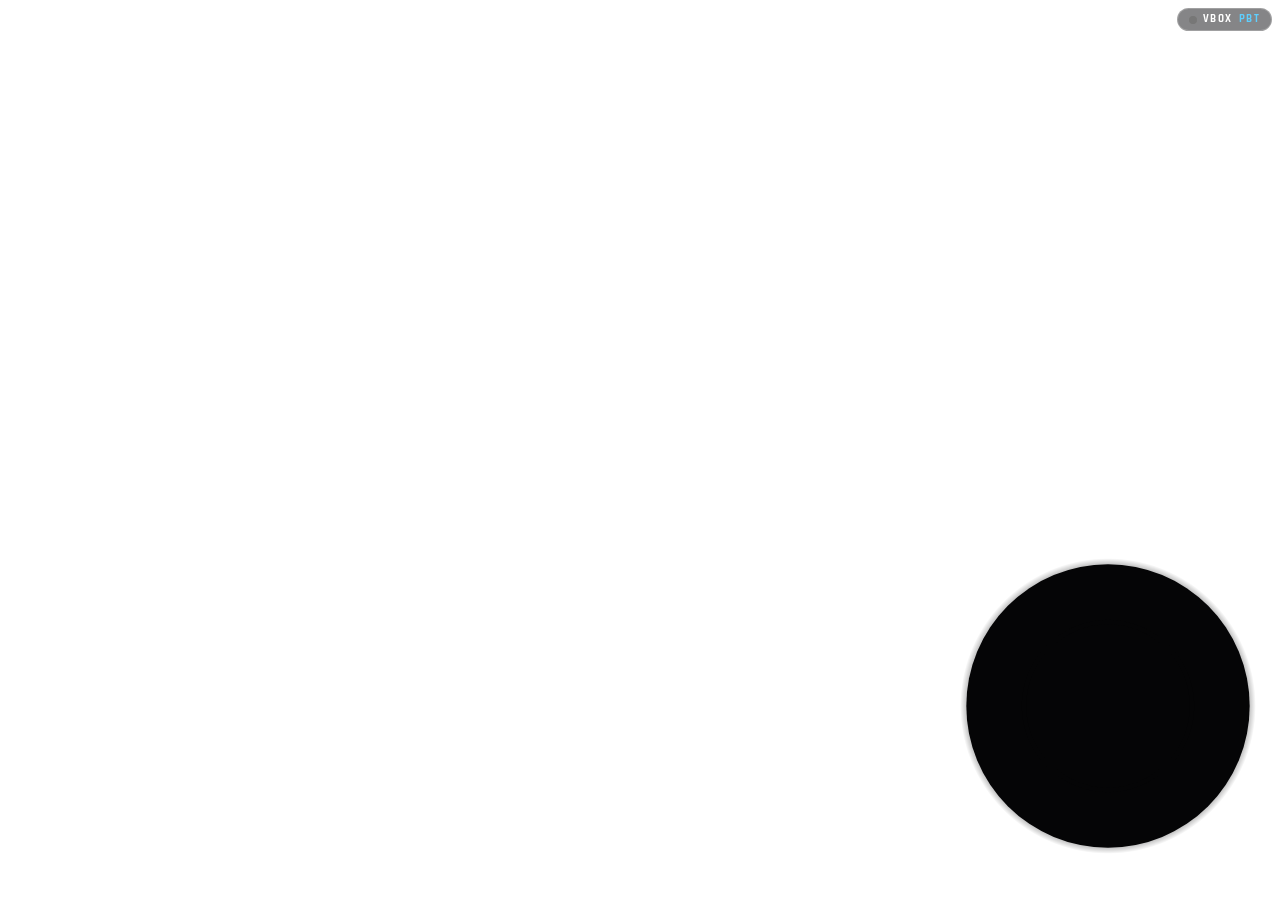
<file: index.html>
<!DOCTYPE html>
<html lang="id">
<head>
  <meta charset="UTF-8" />
  <meta name="viewport" content="width=device-width, initial-scale=1.0" />
  <title>AUDI R8 GEN 2 VIRTUAL COCKPIT</title>
  <meta name="description" content="Custom speedometer HUD Optitron - Audi R8 Gen 2 Virtual Cockpit (MPH / Miles)" />
  <link rel="preconnect" href="https://fonts.googleapis.com" />
  <link rel="preconnect" href="https://fonts.gstatic.com" crossorigin />
  <link href="https://fonts.googleapis.com/css2?family=Orbitron:wght@600;800;900&family=Rajdhani:wght@500;600;700&display=swap" rel="stylesheet" />
  <link rel="stylesheet" href="styles.css" />
</head>
<body>

  <!-- VBOX Performance Box Touch: klik tombol (atau tekan V) untuk memunculkan alatnya -->
  <button class="vbox-btn" id="vbox-btn" type="button" title="VBOX Performance Box Touch (V)"><i></i><b>VBOX</b><span>PBT</span></button>
  <div class="vbox" id="vbox"></div>

  <!-- Panel tes (hanya di preview ?demo): tombol mesin & lampu. Shortcut: E = mesin, L = lampu, D = dimmer -->
  <div class="dev" id="dev">
    <button type="button" id="dev-engine">Mesin: OFF</button>
    <button type="button" id="dev-lights">Lampu: OFF</button>
    <button type="button" id="dev-dim">Dimmer: 100%</button>
  </div>

  <div class="hud-wrap">
    <div class="cluster" id="hud">
      <!-- Now playing (musik sinkron): diisi oleh music.js, muncul hanya saat ada lagu di room.
           Ada di dalam .cluster supaya ikut dimmer & mesin ON/OFF seperti dial. -->
      <div class="music" id="music">
        <div class="mu-slab"><div class="mu-eq"><i></i><i></i><i></i><i></i><i></i></div></div>
        <div class="mu-txt">
          <span class="mu-lbl"></span>
          <div class="mu-clip"><span class="mu-title" id="music-title">-</span></div>
        </div>
        <span class="mu-time" id="music-time">0:00</span>
        <span class="mu-prog"><b></b></span>
      </div>
      <!-- Semua gauge, tick, angka, jarum & ikon digambar oleh script.js -->
      <svg id="dial" class="dial" viewBox="537 105 700 700" xmlns="http://www.w3.org/2000/svg"></svg>

    </div>
  </div>

  <script src="script.js"></script>
  <script src="music.js"></script>
  <script src="theme.js"></script>
</body>
</html>
</file>
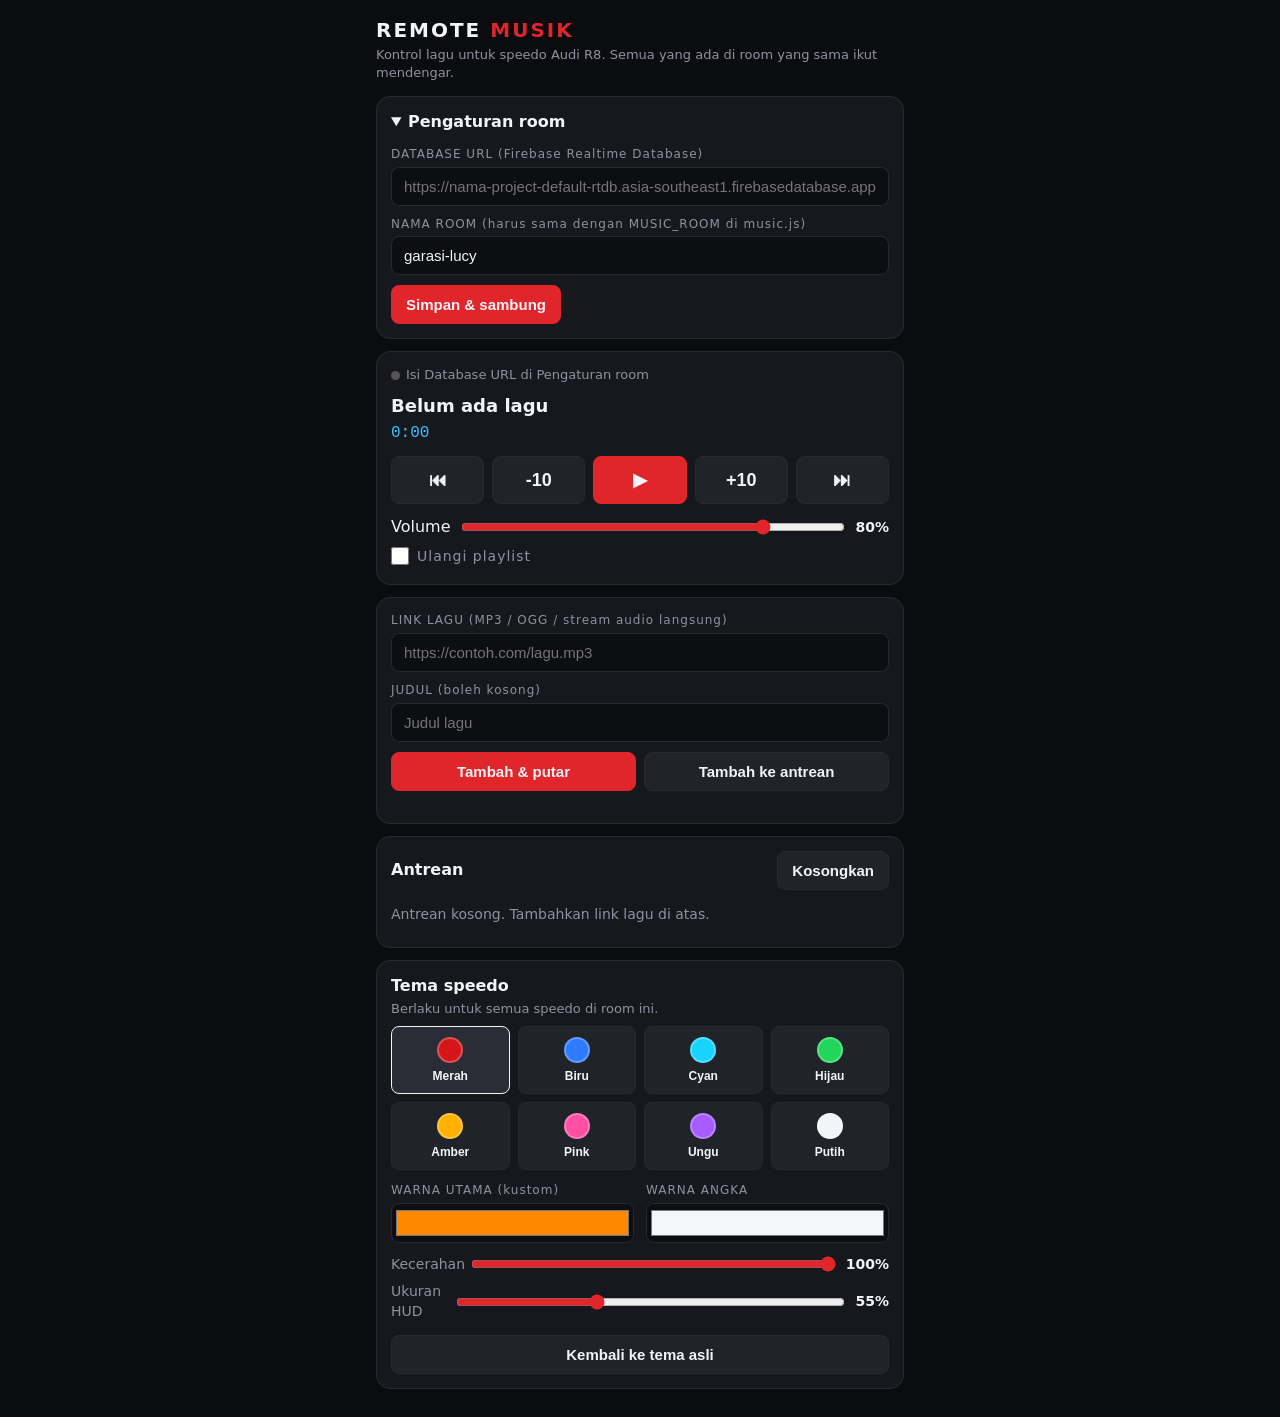
<file: remote.html>
<!DOCTYPE html>
<html lang="id">
<head>
<meta charset="UTF-8" />
<meta name="viewport" content="width=device-width, initial-scale=1.0" />
<title>Remote Musik Speedo</title>
<style>
  :root { --bg:#0b0c0f; --card:#16181d; --line:#272a31; --ink:#f2f4f8; --dim:#8c93a0; --red:#e0262b; --blue:#36c3ff; --green:#22d65a; }
  * { box-sizing: border-box; margin: 0; padding: 0; }
  body { background: var(--bg); color: var(--ink); font: 16px/1.4 system-ui, 'Segoe UI', sans-serif; padding: 16px; max-width: 560px; margin: 0 auto; }
  h1 { font-size: 20px; letter-spacing: 2px; font-weight: 800; }
  h1 span { color: var(--red); }
  .sub { color: var(--dim); font-size: 13px; margin: 2px 0 14px; }
  .card { background: var(--card); border: 1px solid var(--line); border-radius: 14px; padding: 14px; margin-bottom: 12px; }
  label { display: block; font-size: 12px; color: var(--dim); letter-spacing: 1px; margin-bottom: 4px; }
  input[type=text], input[type=url] { width: 100%; padding: 10px 12px; border-radius: 8px; border: 1px solid var(--line); background: #0d0e11; color: var(--ink); font-size: 15px; margin-bottom: 10px; }
  input:focus { outline: none; border-color: var(--blue); }
  button { cursor: pointer; border: 1px solid var(--line); background: #20232a; color: var(--ink); border-radius: 8px; padding: 10px 14px; font-size: 15px; font-weight: 700; }
  button:hover { border-color: var(--blue); }
  button:active { transform: scale(0.97); }
  button.pri { background: var(--red); border-color: var(--red); }
  .row { display: flex; gap: 8px; }
  .row > * { flex: 1; }
  .status { font-size: 13px; color: var(--dim); margin-bottom: 8px; display: flex; align-items: center; gap: 6px; }
  .dot { width: 9px; height: 9px; border-radius: 50%; background: #555; }
  .dot.ok { background: var(--green); box-shadow: 0 0 6px var(--green); }
  .now { font-size: 18px; font-weight: 700; margin-bottom: 4px; word-break: break-word; }
  .time { color: var(--blue); font-family: ui-monospace, monospace; margin-bottom: 12px; }
  .transport { display: grid; grid-template-columns: repeat(5, 1fr); gap: 8px; margin-bottom: 12px; }
  .transport button { padding: 12px 0; font-size: 18px; }
  input[type=range] { width: 100%; accent-color: var(--red); }
  .vol { display: flex; align-items: center; gap: 10px; margin-bottom: 8px; }
  .vol b { width: 44px; text-align: right; font-size: 14px; }
  .q { list-style: none; }
  .q li { display: flex; align-items: center; gap: 8px; padding: 9px 0; border-bottom: 1px solid var(--line); }
  .q li:last-child { border-bottom: 0; }
  .q li.cur .t { color: var(--red); font-weight: 800; }
  .q .t { flex: 1; cursor: pointer; word-break: break-word; font-size: 15px; }
  .q button { padding: 6px 10px; font-size: 13px; }
  .empty { color: var(--dim); font-size: 14px; padding: 6px 0; }
  .toggle { display: flex; align-items: center; gap: 8px; font-size: 14px; color: var(--dim); }
  .toggle input { width: 18px; height: 18px; accent-color: var(--red); }
  .msg { font-size: 13px; color: #ffb800; min-height: 18px; }
  details summary { cursor: pointer; font-weight: 700; }
  .sw { display: grid; grid-template-columns: repeat(4, 1fr); gap: 8px; margin: 8px 0 12px; }
  .sw button { display: flex; flex-direction: column; align-items: center; gap: 6px; padding: 10px 0; font-size: 12px; }
  .sw i { width: 26px; height: 26px; border-radius: 50%; border: 2px solid rgba(255,255,255,.25); }
  .sw button.sel { border-color: var(--ink); background: #2a2d35; }
  .colors { display: flex; gap: 12px; margin-bottom: 12px; }
  .colors label { flex: 1; margin: 0; }
  input[type=color] { width: 100%; height: 40px; border: 1px solid var(--line); border-radius: 8px; background: #0d0e11; padding: 2px; margin-top: 4px; cursor: pointer; }
  .sl { display: flex; align-items: center; gap: 10px; margin-bottom: 8px; font-size: 14px; }
  .sl span { width: 70px; color: var(--dim); }
  .sl b { width: 44px; text-align: right; font-size: 14px; }
  details .in { margin-top: 12px; }
</style>
</head>
<body>

<h1>REMOTE <span>MUSIK</span></h1>
<div class="sub">Kontrol lagu untuk speedo Audi R8. Semua yang ada di room yang sama ikut mendengar.</div>

<div class="card">
  <details id="cfg">
    <summary>Pengaturan room</summary>
    <div class="in">
      <label>DATABASE URL (Firebase Realtime Database)</label>
      <input type="url" id="db" placeholder="https://nama-project-default-rtdb.asia-southeast1.firebasedatabase.app" />
      <label>NAMA ROOM (harus sama dengan MUSIC_ROOM di music.js)</label>
      <input type="text" id="room" placeholder="garasi-lucy" />
      <button id="save" class="pri" type="button">Simpan &amp; sambung</button>
    </div>
  </details>
</div>

<div class="card">
  <div class="status"><i class="dot" id="dot"></i><span id="stat">Belum tersambung</span></div>
  <div class="now" id="now">Belum ada lagu</div>
  <div class="time" id="time">0:00</div>
  <div class="transport">
    <button id="prev" type="button" title="Sebelumnya">&#9198;</button>
    <button id="back" type="button" title="Mundur 10 detik">-10</button>
    <button id="pp" type="button" class="pri" title="Play / Pause">&#9654;</button>
    <button id="fwd" type="button" title="Maju 10 detik">+10</button>
    <button id="next" type="button" title="Berikutnya">&#9197;</button>
  </div>
  <div class="vol"><span>Volume</span><input type="range" id="vol" min="0" max="100" value="80" /><b id="volv">80%</b></div>
  <label class="toggle"><input type="checkbox" id="loop" /> Ulangi playlist</label>
</div>

<div class="card">
  <label>LINK LAGU (MP3 / OGG / stream audio langsung)</label>
  <input type="url" id="url" placeholder="https://contoh.com/lagu.mp3" />
  <label>JUDUL (boleh kosong)</label>
  <input type="text" id="title" placeholder="Judul lagu" />
  <div class="row">
    <button id="add" type="button" class="pri">Tambah &amp; putar</button>
    <button id="addq" type="button">Tambah ke antrean</button>
  </div>
  <div class="msg" id="msg"></div>
</div>

<div class="card">
  <div class="row" style="align-items:center;margin-bottom:6px">
    <b>Antrean</b>
    <button id="clear" type="button" style="flex:none">Kosongkan</button>
  </div>
  <ul class="q" id="q"></ul>
</div>

<div class="card">
  <b>Tema speedo</b>
  <div class="sub" style="margin:2px 0 0">Berlaku untuk semua speedo di room ini.</div>
  <div class="sw" id="sw"></div>
  <div class="colors">
    <label>WARNA UTAMA (kustom)<input type="color" id="cmain" value="#ff8800" /></label>
    <label>WARNA ANGKA<input type="color" id="cink" value="#f4f6fa" /></label>
  </div>
  <div class="sl"><span>Kecerahan</span><input type="range" id="dim" min="15" max="100" value="100" /><b id="dimv">100%</b></div>
  <div class="sl"><span>Ukuran HUD</span><input type="range" id="scl" min="30" max="100" value="55" /><b id="sclv">55%</b></div>
  <button id="treset" type="button" style="width:100%;margin-top:6px">Kembali ke tema asli</button>
</div>

<script>
(function () {
  const $ = (id) => document.getElementById(id);
  const qs = new URLSearchParams(location.search);
  const store = (k, v) => { try { if (v === undefined) return localStorage.getItem(k) || ''; localStorage.setItem(k, v); } catch (e) { return ''; } };

  let DB = (qs.get('db') || store('mdb') || '').replace(/\/+$/, '');
  let ROOM = (qs.get('room') || store('mroom') || 'garasi-lucy').replace(/[.#$\[\]\/]/g, '_');
  $('db').value = DB; $('room').value = ROOM;
  if (!DB) $('cfg').open = true;

  let st = null, offset = 0, es = null;
  const stateUrl = () => `${DB}/rooms/${ROOM}/state.json`;
  const serverNow = () => Date.now() + offset;
  const fmt = (s) => { s = Math.max(0, Math.floor(s || 0)); return Math.floor(s / 60) + ':' + String(s % 60).padStart(2, '0'); };
  const flash = (t) => { $('msg').textContent = t; if (t) setTimeout(() => { if ($('msg').textContent === t) $('msg').textContent = ''; }, 4000); };

  function curPos() {
    if (!st) return 0;
    return (st.pos || 0) + (st.playing ? (serverNow() - (st.at || serverNow())) / 1000 : 0);
  }

  async function syncClock() {
    const id = 'r' + Math.random().toString(36).slice(2, 7), url = `${DB}/rooms/${ROOM}/ping/${id}.json`;
    let best = null;
    for (let i = 0; i < 3; i++) {
      try {
        const t0 = Date.now(), sv = await (await fetch(url, { method: 'PUT', body: JSON.stringify({ '.sv': 'timestamp' }) })).json(), t1 = Date.now();
        if (typeof sv === 'number' && (!best || t1 - t0 < best.rtt)) best = { rtt: t1 - t0, off: sv - (t0 + t1) / 2 };
      } catch (e) {}
    }
    fetch(url, { method: 'DELETE' }).catch(() => {});
    if (best) offset = best.off;
    return !!best;
  }

  // Tulis state baru. pos = posisi saat ini, at = jam server saat perintah ini ditulis
  async function commit(patch) {
    if (!DB) { flash('Isi Database URL dulu di Pengaturan room.'); $('cfg').open = true; return; }
    const base = st || { queue: [], idx: 0, vol: 0.8, loop: false, rev: 0 };
    const next = Object.assign({}, base, { pos: Math.max(0, curPos()), playing: !!base.playing }, patch, { at: { '.sv': 'timestamp' } });
    if (!next.queue) next.queue = [];
    try {
      const r = await fetch(stateUrl(), { method: 'PUT', body: JSON.stringify(next) });
      if (!r.ok) throw new Error(r.status);
      const saved = await r.json();
      st = saved;                       // tampilan langsung ikut; stream akan mengonfirmasi
      render();
    } catch (e) {
      flash('Gagal menulis ke database. Cek URL dan aturan (rules) Firebase.');
    }
  }

  function addTrack(play) {
    const url = $('url').value.trim();
    if (!/^https?:\/\//i.test(url)) { flash('Link harus diawali http:// atau https://'); return; }
    const title = $('title').value.trim() || decodeURIComponent((url.split('?')[0].split('/').pop() || url)).replace(/\.[a-z0-9]{2,4}$/i, '') || url;
    const queue = ((st && st.queue) || []).slice();
    queue.push({ url, title });
    const patch = { queue };
    if (play || queue.length === 1) Object.assign(patch, { idx: queue.length - 1, pos: 0, playing: true, rev: ((st && st.rev) || 0) + 1 });
    commit(patch);
    $('url').value = ''; $('title').value = '';
  }

  const hasQ = () => st && st.queue && st.queue.length;
  const go = (i) => { const n = st.queue.length; if (i < 0) i = 0; if (i >= n) i = n - 1; commit({ idx: i, pos: 0, playing: true, rev: (st.rev || 0) + 1 }); };

  $('add').onclick = () => addTrack(true);
  $('addq').onclick = () => addTrack(false);
  $('pp').onclick = () => { if (hasQ()) commit({ playing: !st.playing }); };
  $('next').onclick = () => { if (hasQ()) go((st.idx || 0) + 1); };
  $('prev').onclick = () => { if (!hasQ()) return; if (curPos() > 4) commit({ pos: 0, rev: (st.rev || 0) + 1 }); else go((st.idx || 0) - 1); };
  $('fwd').onclick = () => { if (hasQ()) commit({ pos: curPos() + 10, rev: (st.rev || 0) + 1 }); };
  $('back').onclick = () => { if (hasQ()) commit({ pos: Math.max(0, curPos() - 10), rev: (st.rev || 0) + 1 }); };
  $('loop').onchange = () => { if (st) commit({ loop: $('loop').checked }); };
  let volT = 0;
  $('vol').oninput = () => {
    $('volv').textContent = $('vol').value + '%';
    clearTimeout(volT);
    volT = setTimeout(() => commit({ vol: $('vol').value / 100 }), 250);
  };
  $('clear').onclick = async () => {
    if (!DB || !confirm('Kosongkan antrean dan hentikan musik?')) return;
    try { await fetch(stateUrl(), { method: 'DELETE' }); st = null; render(); } catch (e) { flash('Gagal menghapus.'); }
  };
  $('save').onclick = () => {
    DB = $('db').value.trim().replace(/\/+$/, '');
    ROOM = ($('room').value.trim() || 'garasi-lucy').replace(/[.#$\[\]\/]/g, '_');
    store('mdb', DB); store('mroom', ROOM);
    $('cfg').open = false;
    connect();
  };

  function render() {
    const q = (st && st.queue) || [];
    const idx = (st && st.idx) || 0;
    const tr = q[idx];
    $('now').textContent = tr ? tr.title || tr.url : 'Belum ada lagu';
    $('pp').innerHTML = st && st.playing ? '&#9208;' : '&#9654;';
    if (st && st.vol != null && document.activeElement !== $('vol')) { $('vol').value = Math.round(st.vol * 100); $('volv').textContent = $('vol').value + '%'; }
    $('loop').checked = !!(st && st.loop);
    const ul = $('q');
    ul.innerHTML = '';
    if (!q.length) { ul.innerHTML = '<li class="empty">Antrean kosong. Tambahkan link lagu di atas.</li>'; return; }
    q.forEach((t, i) => {
      const li = document.createElement('li');
      if (i === idx) li.className = 'cur';
      const s = document.createElement('span'); s.className = 't'; s.textContent = (i === idx ? (st.playing ? '▶ ' : '⏸ ') : (i + 1) + '. ') + (t.title || t.url);
      s.onclick = () => go(i);
      const d = document.createElement('button'); d.textContent = 'Hapus';
      d.onclick = () => {
        const nq = q.slice(); nq.splice(i, 1);
        const patch = { queue: nq };
        if (i < idx) patch.idx = idx - 1;
        else if (i === idx) { patch.idx = Math.min(idx, Math.max(0, nq.length - 1)); patch.pos = 0; patch.rev = (st.rev || 0) + 1; if (!nq.length) patch.playing = false; }
        commit(patch);
      };
      li.append(s, d); ul.append(li);
    });
  }

  setInterval(() => { $('time').textContent = hasQ() ? fmt(curPos()) : '0:00'; }, 500);

  function setStat(ok, t) { $('dot').className = 'dot' + (ok ? ' ok' : ''); $('stat').textContent = t; }

  async function connect() {
    if (es) { es.close(); es = null; }
    if (!DB) { setStat(false, 'Isi Database URL di Pengaturan room'); return; }
    setStat(false, 'Menyambung...');
    const ok = await syncClock();
    if (!ok) { setStat(false, 'Tidak bisa terhubung ke database. Cek URL.'); return; }
    setStat(true, 'Tersambung - room: ' + ROOM);
    listenTheme();
    try {
      es = new EventSource(stateUrl());
      es.addEventListener('put', (ev) => {
        let m; try { m = JSON.parse(ev.data); } catch (e) { return; }
        if (m.path === '/') { st = m.data; render(); }
        else fetch(stateUrl()).then((r) => r.json()).then((d) => { st = d; render(); });
      });
      es.onerror = () => setStat(false, 'Koneksi terputus, mencoba lagi...');
      es.onopen = () => setStat(true, 'Tersambung - room: ' + ROOM);
    } catch (e) { setStat(false, 'Browser tidak mendukung EventSource'); }
  }

  // ---------- Tema ----------
  const PRESETS = [['merah', 'Merah', '#d4161a'], ['biru', 'Biru', '#2f7bff'], ['cyan', 'Cyan', '#19d3ff'], ['hijau', 'Hijau', '#22d65a'],
                   ['amber', 'Amber', '#ffb000'], ['pink', 'Pink', '#ff4fa3'], ['ungu', 'Ungu', '#a65cff'], ['putih', 'Putih', '#f2f4f8']];
  let th = {}, themeEs = null;
  const themeUrl = () => `${DB}/rooms/${ROOM}/theme.json`;

  async function commitTheme(patch) {
    if (!DB) { flash('Isi Database URL dulu di Pengaturan room.'); $('cfg').open = true; return; }
    const next = Object.assign({}, th, patch);
    try {
      const r = await fetch(themeUrl(), { method: 'PUT', body: JSON.stringify(next) });
      if (!r.ok) throw new Error(r.status);
      th = (await r.json()) || {};
      renderTheme();
    } catch (e) { flash('Gagal menyimpan tema. Cek URL dan aturan (rules) Firebase.'); }
  }

  const sw = $('sw');
  PRESETS.forEach(([id, name, c]) => {
    const b = document.createElement('button');
    b.type = 'button'; b.dataset.id = id;
    b.innerHTML = '<i style="background:' + c + '"></i>' + name;
    b.onclick = () => commitTheme({ preset: id });
    sw.append(b);
  });

  function renderTheme() {
    const cur = th.preset || 'merah';
    sw.querySelectorAll('button').forEach((b) => b.classList.toggle('sel', b.dataset.id === cur));
    if (th.main && document.activeElement !== $('cmain')) $('cmain').value = th.main;
    if (th.ink && document.activeElement !== $('cink')) $('cink').value = th.ink;
    const dim = th.dim != null ? Math.round(th.dim * 100) : 100, scl = th.scale != null ? Math.round(th.scale * 100) : 55;
    if (document.activeElement !== $('dim')) { $('dim').value = dim; $('dimv').textContent = dim + '%'; }
    if (document.activeElement !== $('scl')) { $('scl').value = scl; $('sclv').textContent = scl + '%'; }
  }

  let tT = 0;
  const later = (fn) => { clearTimeout(tT); tT = setTimeout(fn, 300); };
  $('cmain').oninput = () => later(() => commitTheme({ preset: 'custom', main: $('cmain').value, ink: $('cink').value }));
  $('cink').oninput = () => later(() => commitTheme({ ink: $('cink').value }));
  $('dim').oninput = () => { $('dimv').textContent = $('dim').value + '%'; later(() => commitTheme({ dim: $('dim').value / 100 })); };
  $('scl').oninput = () => { $('sclv').textContent = $('scl').value + '%'; later(() => commitTheme({ scale: $('scl').value / 100 })); };
  $('treset').onclick = async () => {
    if (!DB) return;
    try { await fetch(themeUrl(), { method: 'DELETE' }); th = {}; renderTheme(); } catch (e) { flash('Gagal mereset tema.'); }
  };

  function listenTheme() {
    if (themeEs) { themeEs.close(); themeEs = null; }
    try {
      themeEs = new EventSource(themeUrl());
      themeEs.addEventListener('put', (ev) => {
        let m; try { m = JSON.parse(ev.data); } catch (e) { return; }
        if (m.path === '/') { th = m.data || {}; renderTheme(); }
        else fetch(themeUrl()).then((r) => r.json()).then((d) => { th = d || {}; renderTheme(); });
      });
    } catch (e) {}
  }

  render();
  renderTheme();
  connect();
})();
</script>
</body>
</html>
</file>
<file: styles.css>
:root {
    --offset-bottom: 40px;      /* jarak HUD dari bawah layar */
    --offset-right: 18px;       /* jarak HUD dari kanan layar */
    --scale: 0.7;              /* ubah untuk memperbesar / memperkecil HUD */

    --warn: #ff2a2f;            /* merah peringatan */
    --green: #19b84a;
    --blue: #2f7bff;
    --amber: #e8a200;
    --off: rgba(255, 255, 255, 0.13);

    --face-a: #1b1c21;          /* muka dial hitam Optitron */
    --face-b: #030304;
    --ink: #f4f6fa;             /* angka & tick putih */
    --zone: #d4161a;            /* zona merah */

    /* jarum: gelap saat mati, merah redup saat mesin hidup, merah terang + glow saat lampu nyala */
    --ndl-off: #4d100d;         /* mesin mati */
    --ndl-mid: #8e1b16;         /* mesin hidup, lampu mati */
    --ndl-on: #f2271c;          /* lampu depan nyala */
    --glow: #ff2a1f;

    --ui: 'Rajdhani', 'Bahnschrift', 'Segoe UI', sans-serif;
    --digital: 'Orbitron', 'Bahnschrift', 'Arial Narrow', sans-serif;
}

* { margin: 0; padding: 0; box-sizing: border-box; }

html, body {
    width: 100vw;
    height: 100vh;
    background: transparent;
    overflow: hidden;
    font-family: var(--ui);
    color: #fff;
    user-select: none;
}

/* Posisi HUD: kanan bawah layar */
.hud-wrap {
    position: fixed;
    right: var(--offset-right);
    bottom: var(--offset-bottom);
    width: 440px;
    height: 440px;
    transform: scale(var(--scale));
    transform-origin: bottom right;
}
.cluster {
    position: relative; width: 100%; height: 100%;
    --lum: 1;                                   /* kecerahan dial (diatur script: dimmer + lampu depan) */
    --lum2: calc(0.4 + 0.6 * var(--lum));       /* versi lebih lembut untuk ikon */
}
.dial { position: absolute; inset: 0; width: 100%; height: 100%; overflow: visible; }

/* Preview di browser */
body.preview {
    background:
        radial-gradient(ellipse at 50% 120%, #2a2f38 0%, transparent 60%),
        linear-gradient(180deg, #3a404a 0%, #14171c 60%, #07080a 100%);
}
body.preview .hud-wrap {
    right: 50%;
    bottom: 50%;
    transform: translate(50%, 50%) scale(min(1, calc(100vw / 480px)));
    transform-origin: center;
}

/* ===================== OPTITRON: cahaya dial =====================
   .lit = semua yang menyala sendiri (tick, angka, logo, zona merah, tepi merah, LCD).
   Mati      : hampir tak terlihat, memudar pelan (shutdown, tiap gauge bergantian)
   Menyala   : opacity = --lum (dimmer), diawali animasi wake-up bertahap tacho -> speedo -> gauge kanan */
.dial .lit { opacity: 0; transition: opacity 1.3s cubic-bezier(0.16, 0.7, 0.3, 1); }
.dial .odo.lit { opacity: 0; }           /* ODO: kaca LCD tetap terlihat, isi mati total saat mesin mati */
.dial .lit.g-aux { transition-delay: 0s; }
.dial .lit.g-rpm { transition-delay: 0.15s; }
.dial .lit.g-spd { transition-delay: 0.3s; }
.cluster.engine-on .dial .lit {
    opacity: var(--lum);
    transition: opacity 0.5s ease;
    transition-delay: 0s;
    animation: opt-wake 1.6s ease-out backwards;
}
.cluster.engine-on .dial .lit.g-rpm { animation-delay: 0s; }
.cluster.engine-on .dial .lit.g-spd { animation-delay: 0.18s; }
.cluster.engine-on .dial .lit.g-aux { animation-delay: 0.36s; }
@keyframes opt-wake {
    0%   { opacity: 0.06; }
    42%  { opacity: 1; }
    62%  { opacity: 0.8; }
    100% { opacity: var(--lum); }
}

/* ===================== TEKS DIAL ===================== */
.dial .tk { stroke: var(--ink); stroke-linecap: butt; }
.dial .tk.red { stroke: #ff6a6a; }
.dial .num {
    font-family: var(--ui);
    font-weight: 600;
    fill: var(--ink);
    stroke: rgba(255, 255, 255, 0.3);      /* pendar tipis angka menyala */
    stroke-width: 1.2px;
    paint-order: stroke;
    text-anchor: middle;
    dominant-baseline: central;
}
.dial .lbl { font-family: var(--ui); font-weight: 700; font-style: italic; fill: var(--ink); text-anchor: middle; dominant-baseline: central; }
.dial .lbl.up { font-style: normal; letter-spacing: 0.5px; }
.dial .zone { fill: var(--zone); }
.dial .zone-glow { fill: var(--zone); opacity: 0.75; }
.dial .arc-red { fill: none; stroke: var(--zone); stroke-width: 8; }

/* Logo R8, angka digital, bar side gauge, range */
.dial .r8 { font-family: var(--ui); font-weight: 700; font-style: italic; letter-spacing: 2px; fill: url(#gtG); text-anchor: middle; dominant-baseline: central; }
.dial .r8-slab { fill: var(--zone); }
.dial .big { font-family: var(--ui); font-weight: 700; fill: var(--ink); stroke: rgba(255, 255, 255, 0.25); stroke-width: 1.5px; paint-order: stroke; text-anchor: middle; dominant-baseline: central; }
.dial .num.red { fill: #ff3a3a; stroke: rgba(255, 60, 60, 0.35); }
.dial .lbl.dim { opacity: 0.6; }
.dial .wash { fill: url(#redWash); }
.dial .bar-trk { fill: none; stroke: rgba(255, 255, 255, 0.13); stroke-width: 9; }
.dial .bar-red { fill: none; stroke: var(--zone); stroke-width: 9; opacity: 0.55; }
.dial .bar-fill { fill: none; stroke: #f4f6fa; stroke-width: 9; stroke-linecap: butt; }
.dial .bar-fill.low { stroke: var(--amber); }
.dial .bar-fill.crit { stroke: var(--warn); }
.dial .rng { fill: #f2f6ff; font-style: normal; }
.dial .rng.low { fill: var(--amber); }
.dial .rng.crit { fill: var(--warn); }
.dial .redwedge { fill: url(#redWash); opacity: 0.55; }
@keyframes ico-blink { 50% { opacity: 0.25; } }
.cluster.engine-on .dial .ind.gauge-ico.crit { animation: ico-blink 0.8s steps(2) infinite; }

/* ===================== JARUM: menyala saat LAMPU DEPAN nyala ===================== */
.dial .ndl { fill: var(--ndl-off); transition: fill 0.9s ease; }
.cluster.engine-on .dial .ndl { fill: var(--ndl-mid); transition: fill 0.35s ease; }
.cluster.lights-on .dial .ndl { fill: var(--ndl-on); transition: fill 0.35s ease; }
.dial .ndl-glow { fill: none; stroke: var(--glow); stroke-linejoin: round; opacity: 0; transition: opacity 0.6s ease; }
.dial .ndl-glow.g2 { stroke-width: 15; }
.dial .ndl-glow.g1 { stroke-width: 6; }
.cluster.lights-on .dial .ndl-glow.g2 { opacity: calc(0.16 * var(--lum)); }
.cluster.lights-on .dial .ndl-glow.g1 { opacity: calc(0.34 * var(--lum)); }
.dial .ndl-core { stroke: #ff9d85; stroke-width: 1.3; stroke-linecap: round; opacity: 0; transition: opacity 0.6s ease; }
.cluster.lights-on .dial .ndl-core { opacity: calc(0.7 * var(--lum)); }
.dial .hub-ring { fill: none; stroke: var(--glow); stroke-width: 3; opacity: 0; transition: opacity 0.5s ease; }
.cluster.lights-on .dial .hub-ring { opacity: calc(0.45 * var(--lum)); }

/* ===================== IKON INDIKATOR ===================== */
.dial .ind { color: var(--off); transition: color 0.15s ease, filter 0.15s ease, opacity 0.5s ease; }
.cluster:not(.engine-on) .dial .ind.eng { opacity: 0.3; }
.cluster.engine-on .dial .ind.eng { opacity: var(--lum2); }
.dial .ind.active    { color: var(--green); filter: drop-shadow(0 0 4px rgba(25, 184, 74, 0.55)); }
.dial .ind.high-beam { color: var(--blue);  filter: drop-shadow(0 0 5px rgba(47, 123, 255, 0.7)); }
.dial .ind.warn      { color: var(--warn);  filter: drop-shadow(0 0 4px rgba(255, 42, 47, 0.55)); }
.dial .ind.locked    { color: var(--amber); filter: drop-shadow(0 0 4px rgba(232, 162, 0, 0.55)); }
.dial .ind.low       { color: var(--amber); }
.dial .ind.crit      { color: var(--warn); }
.dial .ind.gauge-ico { color: var(--ink); }
.dial .ind.gauge-ico.low  { color: var(--amber); }
.dial .ind.gauge-ico.crit { color: var(--warn); }

#headlight .beam-high { display: none; }
#headlight.high-beam .beam-high { display: inline; }
#headlight.high-beam .beam-low { display: none; }
#door-lock .shackle-closed { display: none; }
#door-lock.locked .shackle-closed { display: inline; }
#door-lock.locked .shackle-open { display: none; }

.dial .gear { font-family: var(--ui); font-weight: 700; font-size: 54px; fill: var(--ink); text-anchor: middle; dominant-baseline: central; transition: opacity 0.5s ease; }
.dial .gear.rev { fill: var(--warn); }
.cluster:not(.engine-on) .dial .gear { opacity: 0; }
.cluster.engine-on .dial .gear { opacity: var(--lum2); }

/* ODO (LCD): ikut menyala / padam bersama dial; digit putih, desimal di drum putih */
.dial .odo-digit { font-family: var(--ui); font-weight: 600; font-style: normal; font-size: 34px; fill: #f2f6ff; text-anchor: middle; dominant-baseline: central; }
.dial .odo-digit.odo-last { fill: #0b0b0d; }   /* digit desimal: angka gelap di drum putih */
.dial .odo-tag { font-style: normal; font-weight: 600; font-size: 17px; text-anchor: start; }
.dial .odo-tag.end { text-anchor: end; }
.dial .odo-strip { transition: transform 0.45s cubic-bezier(0.45, 0, 0.2, 1); }
.dial .odo-strip.snap { transition: none; }

/* ===================== PANEL TES (preview) ===================== */
.dev { display: none; position: fixed; top: 8px; left: 8px; z-index: 10; gap: 6px; }
body.preview .dev { display: flex; }
.dev button {
    padding: 6px 12px; border-radius: 6px; cursor: pointer;
    border: 1px solid rgba(255, 255, 255, 0.25);
    background: rgba(10, 11, 13, 0.6); color: #fff;
    font: 700 12px/1 var(--ui); letter-spacing: 1px;
}
.dev button.on { background: rgba(34, 214, 90, 0.25); border-color: #22d65a; }

/* ===================== VBOX Performance Box Touch ===================== */
.vbox-btn {
    position: fixed; top: 8px; right: 8px; z-index: 20;
    display: flex; align-items: center; gap: 6px;
    padding: 5px 11px; border-radius: 999px; cursor: pointer;
    border: 1px solid rgba(255, 255, 255, 0.22);
    background: rgba(10, 11, 13, 0.62); color: #fff;
    font: 700 11px/1 var(--ui); letter-spacing: 1.5px;
    opacity: 0.8; transition: opacity 0.2s, border-color 0.2s, transform 0.1s;
}
.vbox-btn i { width: 8px; height: 8px; border-radius: 50%; background: #555; transition: background 0.2s, box-shadow 0.2s; }
.vbox-btn span { color: #36c3ff; }
.vbox-btn:hover { opacity: 1; border-color: #36c3ff; }
.vbox-btn:active { transform: scale(0.95); }
.vbox-btn.on i { background: #22d65a; box-shadow: 0 0 6px #22d65a; }
body.no-btn .vbox-btn { display: none; }

.vbox {
    position: fixed; top: 44px; right: 8px; z-index: 19; width: 340px;
    padding: 10px 10px 12px; border-radius: 16px;
    background: linear-gradient(160deg, #3a3d43 0%, #17181b 38%, #0c0c0e 100%);
    border: 1px solid rgba(255, 255, 255, 0.14);
    box-shadow: 0 16px 40px rgba(0, 0, 0, 0.6), inset 0 1px 0 rgba(255, 255, 255, 0.2);
    color: #fff; font-family: var(--ui);
    opacity: 0; transform: translateY(-12px) scale(0.95); transform-origin: top right;
    pointer-events: none; transition: opacity 0.25s ease, transform 0.3s cubic-bezier(0.2, 0.9, 0.3, 1.2);
}
.vbox.open { opacity: 1; transform: none; pointer-events: auto; }
.vbox .vb-top { display: flex; align-items: baseline; gap: 8px; padding: 0 4px 8px; }
.vbox .vb-logo { font: 900 17px/1 var(--digital); letter-spacing: 2px; }
.vbox .vb-sub { font-size: 9px; letter-spacing: 1.6px; color: #9aa0a8; flex: 1; }
.vbox .vb-gps { font-size: 10px; letter-spacing: 1px; color: #9aa0a8; display: flex; align-items: center; gap: 4px; }
.vbox .vb-gps i { width: 7px; height: 7px; border-radius: 50%; background: #22d65a; box-shadow: 0 0 5px #22d65a; animation: vbgps 1.2s steps(2) infinite; }
@keyframes vbgps { 50% { opacity: 0.25; } }
.vbox .vb-screen { background: #050608; border-radius: 9px; padding: 8px 10px 6px; border: 2px solid #26282d; }
.vbox .vb-status { font-size: 11px; letter-spacing: 2px; font-weight: 700; color: #ffb800; text-align: center; }
.vbox .vb-status.ready { color: #22d65a; }
.vbox .vb-status.run { color: #36c3ff; }
.vbox .vb-main { display: flex; justify-content: space-between; align-items: flex-end; padding: 4px 0 2px; }
.vbox .vb-speed, .vbox .vb-time { display: flex; align-items: baseline; gap: 4px; }
.vbox .vb-speed { cursor: pointer; }
.vbox .vb-main b { font: 800 34px/1 var(--digital); }
.vbox .vb-time b { color: #36c3ff; }
.vbox .vb-main em { font: 700 11px/1 var(--ui); font-style: normal; color: #9aa0a8; letter-spacing: 1px; }
.vbox .vb-g { font-size: 11px; color: #9aa0a8; letter-spacing: 1px; text-align: right; }
.vbox .vb-g b { color: #fff; font-family: var(--digital); font-weight: 600; }
.vbox .vb-rows { margin-top: 4px; border-top: 1px solid #23252a; }
.vbox .vb-row { display: grid; grid-template-columns: 1fr 70px 78px; align-items: baseline; padding: 4px 0; border-bottom: 1px solid #16181b; }
.vbox .vb-row .n { font-size: 15px; font-weight: 700; letter-spacing: 1px; }
.vbox .vb-row .n small { margin-left: 4px; font-size: 10px; color: #9aa0a8; }
.vbox .vb-row .t { font: 600 15px/1 var(--digital); text-align: right; color: #4a4e56; }
.vbox .vb-row .x { font-size: 10px; text-align: right; color: #9aa0a8; }
.vbox .vb-row.live .t { color: #ffb800; }
.vbox .vb-row.done .t { color: #22d65a; }
.vbox .vb-btns { display: flex; gap: 8px; padding-top: 9px; }
.vbox .vb-btns button {
    flex: 1; padding: 7px 0; border-radius: 7px; cursor: pointer;
    border: 1px solid rgba(255, 255, 255, 0.2); background: #1d1f23; color: #fff;
    font: 700 12px/1 var(--ui); letter-spacing: 2px;
}
.vbox .vb-btns button:hover { border-color: #36c3ff; }
.vbox .vb-btns button:active { transform: scale(0.97); }

/* ===================== MUSIK (now playing, sinkron lewat room) =====================
   Bahasa visual sama dengan dial: bingkai chrome, muka hitam + kilau kaca, slab miring seperti logo,
   label kecil kapital, garis tipis seperti tepi dial. Lebar = diameter cincin tacho (~405px). */
.music {
    --mu-acc: var(--ndl-on);                    /* ikut warna tema (theme.js mengubah --ndl-on) */
    position: absolute; left: 50%; bottom: 100%; transform: translate(-50%, 10px);
    display: flex; align-items: center; gap: 14px;
    width: 404px; height: 66px; margin-bottom: 12px; padding: 0 30px 0 18px;
    border-radius: 999px; border: 3px solid transparent;
    background:
        radial-gradient(ellipse at 50% 50%, var(--face-a) 0%, var(--face-b) 100%) padding-box,
        linear-gradient(180deg, #d4d7dd 0%, #858890 30%, #2b2c31 52%, #7a7d85 78%, #c4c7cd 100%) border-box;   /* chrome senada cincin dial, versi bar */
    box-shadow: 0 0 0 2px #050506, 0 8px 22px rgba(0, 0, 0, 0.6);
    opacity: 0; pointer-events: none;
    transition: opacity 0.5s ease, transform 0.4s ease;
}
.music::before {                                 /* kilau kaca (sama dgn glassG di dial) */
    content: ''; position: absolute; inset: 0; border-radius: inherit; pointer-events: none;
    background: linear-gradient(135deg, rgba(255, 255, 255, 0.11) 0%, rgba(255, 255, 255, 0) 45%);
}
.music.show { opacity: var(--lum2, 1); transform: translate(-50%, 0); }

/* Slab miring (bentuk blok logo di dial) berisi equalizer */
.music .mu-slab { flex: none; filter: drop-shadow(0 0 7px var(--mu-acc)); opacity: 0.95; }
.music .mu-eq {
    display: flex; align-items: flex-end; justify-content: center; gap: 4px;
    width: 56px; height: 40px; padding: 7px 8px 7px 4px;
    background: linear-gradient(180deg, var(--mu-acc), var(--zone));
    clip-path: polygon(18% 0, 100% 0, 82% 100%, 0 100%);
}
.music .mu-eq i { width: 4px; height: 8px; background: #050506; }
.music .mu-eq i:nth-child(1) { height: 10px; }
.music .mu-eq i:nth-child(2) { height: 18px; }
.music .mu-eq i:nth-child(3) { height: 13px; }
.music .mu-eq i:nth-child(4) { height: 20px; }
.music .mu-eq i:nth-child(5) { height: 9px; }
.music.on .mu-eq i { animation: mu-bar 0.9s ease-in-out infinite; }
.music.on .mu-eq i:nth-child(2) { animation-delay: -0.3s; animation-duration: 0.7s; }
.music.on .mu-eq i:nth-child(3) { animation-delay: -0.6s; animation-duration: 1.1s; }
.music.on .mu-eq i:nth-child(4) { animation-delay: -0.15s; animation-duration: 0.8s; }
.music.on .mu-eq i:nth-child(5) { animation-delay: -0.45s; animation-duration: 1s; }
@keyframes mu-bar { 0%, 100% { height: 5px; } 50% { height: 26px; } }

/* Teks: label kecil + judul italic, gaya angka & label dial */
.music .mu-txt { flex: 1; min-width: 0; display: flex; flex-direction: column; gap: 2px; padding-bottom: 4px; }
.music .mu-lbl { font: 700 10.5px/1 var(--ui); letter-spacing: 2.6px; color: rgba(244, 246, 250, 0.55); text-transform: uppercase; padding-left: 10px; }
.music .mu-lbl::before { content: 'NOW PLAYING'; }
.music:not(.on) .mu-lbl::before { content: 'PAUSED'; }
.music .mu-clip {
    overflow: hidden; white-space: nowrap;
    -webkit-mask-image: linear-gradient(90deg, transparent 0, #000 10px, #000 calc(100% - 10px), transparent 100%);
            mask-image: linear-gradient(90deg, transparent 0, #000 10px, #000 calc(100% - 10px), transparent 100%);
}
.music .mu-title {
    display: inline-block; padding: 0 10px; font: 700 italic 24px/1.12 var(--ui); letter-spacing: 0.6px; color: var(--ink);
    text-shadow: 0 0 7px rgba(255, 255, 255, 0.22);
}
.music .mu-title.scroll { animation: mu-pan var(--dur, 8s) ease-in-out infinite alternate; }
@keyframes mu-pan { 0%, 14% { transform: translateX(0); } 86%, 100% { transform: translateX(var(--shift, 0px)); } }

.music .mu-time {
    flex: none; display: flex; flex-direction: column; align-items: flex-end; gap: 3px; padding-bottom: 4px;
    font: 700 25px/1 var(--ui); letter-spacing: 1px; color: var(--ink);
    text-shadow: 0 0 7px rgba(255, 255, 255, 0.22); font-variant-numeric: tabular-nums;
}
.music .mu-time small { font: 700 11px/1 var(--ui); letter-spacing: 1.5px; color: rgba(244, 246, 250, 0.5); text-shadow: none; }

/* Garis progres tipis di dasar (seperti garis tepi dial) */
.music .mu-prog { position: absolute; left: 96px; right: 36px; bottom: 7px; height: 2px; background: rgba(255, 255, 255, 0.13); }
.music .mu-prog b {
    display: block; height: 100%; background: var(--mu-acc); box-shadow: 0 0 6px var(--mu-acc);
    transform-origin: left center; transform: scaleX(var(--prog, 0)); transition: transform 0.5s linear;
}

/* ===================== TEMA (warna diatur theme.js lewat variabel CSS) ===================== */
.dial .edge { stroke: var(--edge, #c8181c); }
.dial .tk.red { stroke: var(--tkred, #ff6a6a); }

/* ===================== MESIN MATI = LAYAR MATI (hitam total) ===================== */
.dial .chrome-g { opacity: 0; transition: opacity 1.2s ease; }
.cluster.engine-on .dial .chrome-g { opacity: 1; transition: opacity 0.5s ease; }
.dial .big.low, .dial .rng.low { fill: var(--amber); }
.dial .big.crit, .dial .rng.crit { fill: var(--warn); }
.dial .lbl .rng { font-style: normal; }
</file>
